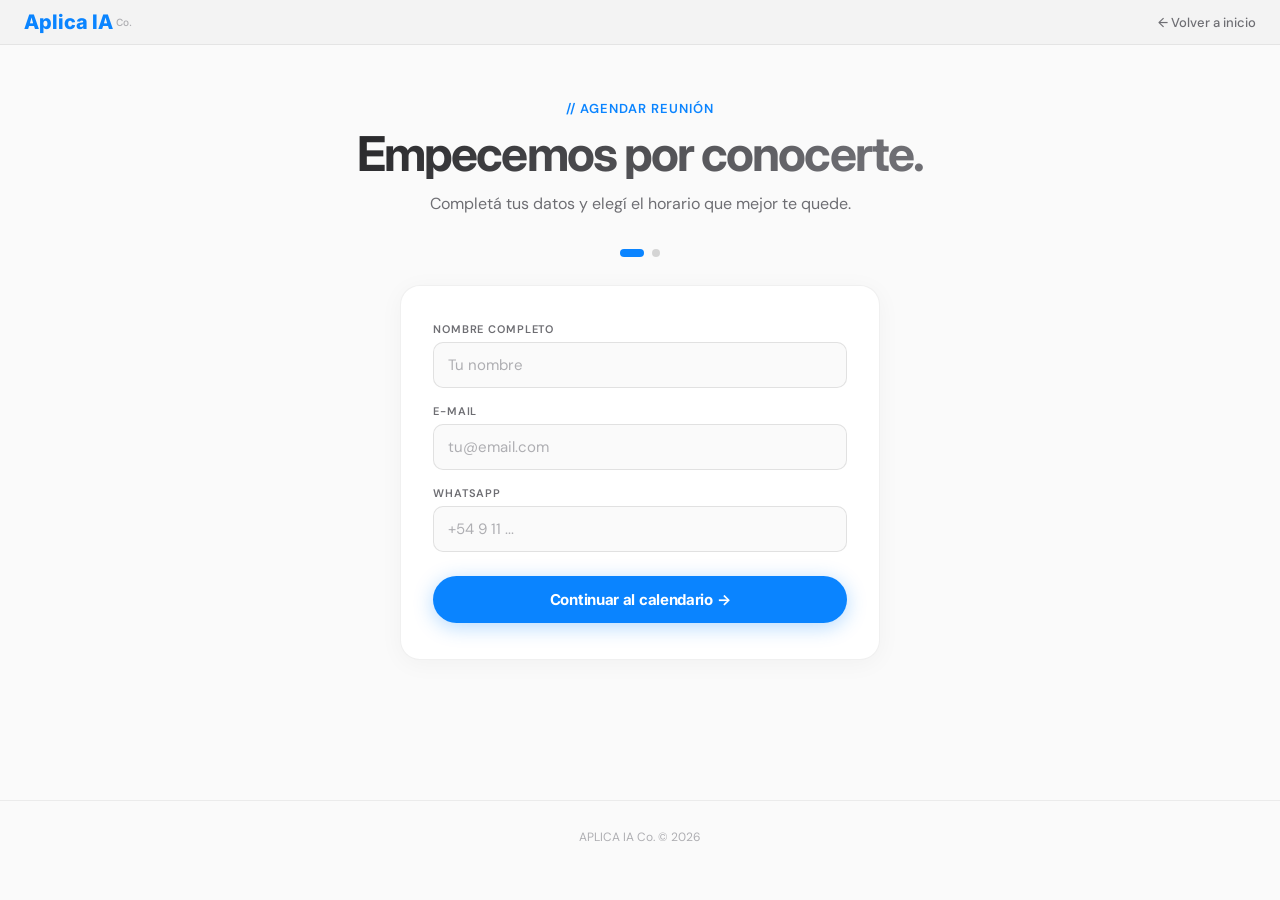
<file: calendar.html>
<!DOCTYPE html>
<html lang="es">
<head>
  <meta charset="UTF-8" />
  <meta name="viewport" content="width=device-width, initial-scale=1.0" />
  <title>Agendar reunión — Aplica IA</title>
  <meta name="description" content="Agendá una reunión gratuita con el equipo de Aplica IA. Te mostramos cómo automatizar tu estudio contable." />
  <link rel="icon" type="image/svg+xml" href="data:image/svg+xml,<svg xmlns='http://www.w3.org/2000/svg' viewBox='0 0 100 100'><text y='.9em' font-size='90'>⬡</text></svg>" />
  <link rel="preconnect" href="https://fonts.googleapis.com" />
  <link rel="preconnect" href="https://fonts.gstatic.com" crossorigin />
  <link href="https://fonts.googleapis.com/css2?family=Inter:wght@400;500;600;700;800;900&family=DM+Sans:opsz,wght@9..40,400;9..40,500;9..40,600&display=swap" rel="stylesheet" />

  <!-- Meta Pixel Code -->
  <script>
  !function(f,b,e,v,n,t,s)
  {if(f.fbq)return;n=f.fbq=function(){n.callMethod?
  n.callMethod.apply(n,arguments):n.queue.push(arguments)};
  if(!f._fbq)f._fbq=n;n.push=n;n.loaded=!0;n.version='2.0';
  n.queue=[];t=b.createElement(e);t.async=!0;
  t.src=v;s=b.getElementsByTagName(e)[0];
  s.parentNode.insertBefore(t,s)}(window, document,'script',
  'https://connect.facebook.net/en_US/fbevents.js');
  fbq('init', '1741936250548111');
  fbq('track', 'PageView');
  </script>
  <!-- End Meta Pixel Code -->

  <!-- Microsoft Clarity -->
  <script type="text/javascript">
  (function(c,l,a,r,i,t,y){
    c[a]=c[a]||function(){(c[a].q=c[a].q||[]).push(arguments)};
    t=l.createElement(r);t.async=1;t.src="https://www.clarity.ms/tag/"+i;
    y=l.getElementsByTagName(r)[0];y.parentNode.insertBefore(t,y);
  })(window, document, "clarity", "script", "w6qctjy7x1");
  </script>

  <style>
    *, *::before, *::after { box-sizing: border-box; margin: 0; padding: 0; }
    body {
      font-family: 'DM Sans', -apple-system, sans-serif;
      background: #FAFAFA;
      color: #1d1d1f;
      -webkit-font-smoothing: antialiased;
      min-height: 100vh;
    }

    .nav {
      position: fixed; top: 0; left: 0; right: 0; z-index: 100;
      background: rgba(240,240,240,0.75);
      backdrop-filter: blur(12px) saturate(1.2);
      -webkit-backdrop-filter: blur(12px) saturate(1.2);
      border-bottom: 1px solid rgba(0,0,0,0.06);
    }
    .nav-inner {
      max-width: 1280px; margin: 0 auto; padding: 0 24px;
      height: 44px; display: flex; align-items: center; justify-content: space-between;
    }
    .nav-logo {
      font-family: 'Inter', sans-serif; font-weight: 800; font-size: 20px;
      color: #0A84FF; text-decoration: none; display: flex; align-items: center;
    }
    .nav-logo .co { font-size: 10px; font-weight: 500; color: #aeaeb2; margin-left: 3px; vertical-align: baseline; }
    .nav-back {
      font-family: 'DM Sans', sans-serif; font-size: 13px; font-weight: 500;
      color: #6e6e73; text-decoration: none; transition: color 0.2s;
    }
    .nav-back:hover { color: #1d1d1f; }

    .page { max-width: 780px; margin: 0 auto; padding: 100px 24px 80px; }

    .page-label {
      font-family: 'DM Sans', sans-serif; font-size: 13px; font-weight: 600;
      color: #0A84FF; letter-spacing: 0.08em; text-transform: uppercase;
      text-align: center; margin-bottom: 12px;
    }
    .page-title {
      font-family: 'Inter', sans-serif; font-weight: 700;
      font-size: clamp(2rem, 4vw, 3rem); letter-spacing: -0.04em;
      line-height: 1.05; text-align: center; margin-bottom: 12px;
      background: linear-gradient(135deg, #1d1d1f, #6e6e73 80%);
      -webkit-background-clip: text; -webkit-text-fill-color: transparent;
      background-clip: text;
    }
    .page-subtitle {
      font-size: 16px; color: #6e6e73; text-align: center;
      max-width: 480px; margin: 0 auto 32px; line-height: 1.6;
    }

    /* Step indicator */
    .steps {
      display: flex; justify-content: center; align-items: center; gap: 8px;
      margin-bottom: 28px;
    }
    .step-dot {
      width: 8px; height: 8px; border-radius: 50%;
      background: rgba(0,0,0,0.15); transition: all 0.3s ease;
    }
    .step-dot.active { background: #0A84FF; width: 24px; border-radius: 4px; }
    .step-dot.done { background: #34C759; }

    /* Form card */
    .form-card {
      background: #fff; border: 1px solid rgba(0,0,0,0.06);
      border-radius: 20px; padding: 36px 32px;
      box-shadow: 0 4px 24px rgba(0,0,0,0.04);
      max-width: 480px; margin: 0 auto;
    }
    .form-row { margin-bottom: 16px; }
    .form-row label {
      display: block; font-family: 'DM Sans', sans-serif;
      font-size: 11px; font-weight: 600; letter-spacing: 0.08em;
      text-transform: uppercase; color: #6e6e73; margin-bottom: 6px;
    }
    .form-row input {
      width: 100%; padding: 12px 14px; border-radius: 10px;
      border: 1px solid rgba(0,0,0,0.1); background: #FAFAFA;
      font-family: 'DM Sans', sans-serif; font-size: 15px; color: #1d1d1f;
      outline: none; transition: border-color 0.2s, background 0.2s;
    }
    .form-row input:focus {
      border-color: #0A84FF; background: #fff;
      box-shadow: 0 0 0 3px rgba(10,132,255,0.1);
    }
    .form-row input::placeholder { color: #aeaeb2; }
    .form-hp { position: absolute; opacity: 0; height: 0; pointer-events: none; }

    .submit-btn {
      width: 100%; padding: 14px 24px; border-radius: 100px;
      background: #0A84FF; color: #fff; border: none; cursor: pointer;
      font-family: 'Inter', sans-serif; font-weight: 700; font-size: 15px;
      letter-spacing: -0.02em; margin-top: 8px;
      box-shadow: 0 4px 20px rgba(10,132,255,0.3);
      transition: transform 0.2s, box-shadow 0.2s;
    }
    .submit-btn:hover { transform: scale(1.02); box-shadow: 0 6px 28px rgba(10,132,255,0.4); }
    .submit-btn:active { transform: scale(0.98); }
    .submit-btn:disabled { opacity: 0.6; cursor: not-allowed; transform: none; }

    /* Duration badge */
    .duration-badge {
      display: inline-flex; align-items: center; gap: 8px;
      margin: 0 auto 24px; padding: 8px 18px; border-radius: 100px;
      background: rgba(10,132,255,0.08); border: 1px solid rgba(10,132,255,0.2);
      color: #0A84FF; font-family: 'Inter', sans-serif; font-weight: 600;
      font-size: 13px; letter-spacing: -0.01em;
    }
    .duration-badge { display: flex; justify-content: center; width: fit-content; margin-left: auto; margin-right: auto; }
    .duration-dot {
      width: 8px; height: 8px; border-radius: 50%; background: #0A84FF;
      box-shadow: 0 0 8px rgba(10,132,255,0.5);
    }

    /* Cal embed */
    .cal-wrapper {
      background: #fff;
      border: 1px solid rgba(0,0,0,0.06);
      border-radius: 20px;
      overflow: hidden;
      box-shadow: 0 4px 24px rgba(0,0,0,0.04);
      min-height: 650px;
    }

    .hidden { display: none !important; }

    .footer {
      border-top: 1px solid rgba(0,0,0,0.06); padding: 24px;
      text-align: center; margin-top: 60px;
    }
    .footer span { font-size: 12px; color: #aeaeb2; }

    @media (max-width: 768px) {
      .page { padding: 80px 16px 60px; }
      .form-card { padding: 28px 22px; }
      .cal-wrapper { min-height: 500px; border-radius: 14px; }
    }

    /* Fade animation */
    .fade-in {
      animation: fadeIn 0.5s cubic-bezier(0.25, 0.1, 0, 1);
    }
    @keyframes fadeIn {
      from { opacity: 0; transform: translateY(12px); }
      to { opacity: 1; transform: translateY(0); }
    }
  </style>
</head>
<body>
  <!-- Meta Pixel noscript fallback -->
  <noscript><img height="1" width="1" style="display:none" src="https://www.facebook.com/tr?id=1741936250548111&ev=PageView&noscript=1"></noscript>

  <header class="nav">
    <div class="nav-inner">
      <a href="/" class="nav-logo">Aplica IA<span class="co">Co.</span></a>
      <a href="/" class="nav-back">&larr; Volver a inicio</a>
    </div>
  </header>

  <main class="page">
    <p class="page-label">// Agendar reunión</p>
    <h1 class="page-title" id="page-title">Empecemos por conocerte.</h1>
    <p class="page-subtitle" id="page-subtitle">Completá tus datos y elegí el horario que mejor te quede.</p>

    <div class="steps">
      <div class="step-dot active" id="dot-1"></div>
      <div class="step-dot" id="dot-2"></div>
    </div>

    <!-- STEP 1: Form -->
    <div id="step-form" class="form-card fade-in">
      <form id="lead-form">
        <input class="form-hp" name="_hp" tabindex="-1" autocomplete="off" />

        <div class="form-row">
          <label>Nombre completo</label>
          <input type="text" name="name" placeholder="Tu nombre" required />
        </div>

        <div class="form-row">
          <label>E-mail</label>
          <input type="email" name="email" placeholder="tu@email.com" required />
        </div>

        <div class="form-row">
          <label>WhatsApp</label>
          <input type="tel" name="phone" placeholder="+54 9 11 ..." required />
        </div>

        <button type="submit" class="submit-btn" id="submit-btn">
          Continuar al calendario &rarr;
        </button>
      </form>
    </div>

    <!-- STEP 2: Calendar -->
    <div id="step-calendar" class="hidden">
      <div class="duration-badge">
        <span class="duration-dot"></span>
        Reunión de 30 minutos
      </div>
      <div class="cal-wrapper" id="cal-embed"></div>
    </div>
  </main>

  <footer class="footer">
    <span>APLICA IA Co. &copy; 2026</span>
  </footer>

  <!-- Supabase + Cal.com + Webhook leads incompletos + Pre-fill URL -->
  <script type="text/javascript">
    /* ────────────────────────────────────────────────────────────────
       CONFIG
       APPS_SCRIPT_URL: endpoint de Google Apps Script para guardar leads
       incompletos en Sheets. Marcos extiende su Apps Script existente
       en /Briefings-Cierre/leads-automation-apps-script.js.
       Reemplazar [SCRIPT_ID] con el deployment ID cuando esté listo.
    ──────────────────────────────────────────────────────────────── */
    var SUPABASE_URL = 'https://fxnadonczxslmwwtrefc.supabase.co';
    var SUPABASE_ANON = 'eyJhbGciOiJIUzI1NiIsInR5cCI6IkpXVCJ9.eyJpc3MiOiJzdXBhYmFzZSIsInJlZiI6ImZ4bmFkb25jenhzbG13d3RyZWZjIiwicm9sZSI6ImFub24iLCJpYXQiOjE3NDIyNTIxNTUsImV4cCI6MjA1NzgyODE1NX0.bZnJHdcCfv6XpVTUFxuMOdH2OLaciiKOkbz7DFhJkmA';
    var APPS_SCRIPT_URL = 'https://script.google.com/macros/s/[SCRIPT_ID]/exec'; // TODO Marcos: reemplazar

    var openedAt = Date.now();
    var leadData = { name: '', email: '', phone: '', utm_source: '', utm_campaign: '' };
    var CAL_LINK = "marcos-briones-zlmq3t/30min";

    /* ─── Tracking helpers ─── */
    function trackLead(extra) {
      try {
        if (window.fbq) {
          window.fbq('track', 'Lead', Object.assign({
            content_name: 'calendar_step1_complete',
            content_category: 'pre_calendar_form',
            value: 1500, currency: 'USD',
          }, extra || {}));
        }
      } catch (_) {}
      try { if (window.clarity) window.clarity('event', 'calendar_step1_complete'); } catch (_) {}
    }
    function trackSchedule() {
      try {
        if (window.fbq) {
          window.fbq('track', 'Schedule', {
            content_name: 'demo_booked',
            value: 2000, currency: 'USD',
          });
        }
      } catch (_) {}
      try { if (window.clarity) window.clarity('event', 'demo_booked'); } catch (_) {}
    }

    /* ─── Pre-fill desde URL params (FIX #5) ─── */
    window.addEventListener('DOMContentLoaded', function () {
      var params = new URLSearchParams(location.search);
      var f = function (key) { return document.querySelector('[name="' + key + '"]'); };
      ['name', 'email', 'phone'].forEach(function (k) {
        var input = f(k);
        var v = params.get(k);
        if (input && v) input.value = v;
      });
      // Guardar UTM para webhook
      leadData.utm_source = params.get('utm_source') || '';
      leadData.utm_campaign = params.get('utm_campaign') || '';
    });

    /* ─── Cal.com bootstrap + booking event listener (FIX #1) ─── */
    (function (C, A, L) { let p = function (a, ar) { a.q.push(ar); }; let d = C.document; C.Cal = C.Cal || function () { let cal = C.Cal; let ar = arguments; if (!cal.loaded) { cal.ns = {}; cal.q = cal.q || []; d.head.appendChild(d.createElement("script")).src = A; cal.loaded = true; } if (ar[0] === L) { const api = function () { p(api, arguments); }; const namespace = ar[1]; api.q = api.q || []; if(typeof namespace === "string"){cal.ns[namespace] = cal.ns[namespace] || api;p(cal.ns[namespace], ar);p(cal, ["initNamespace", namespace]);} else p(cal, ar); return;} p(cal, ar); }; })(window, "https://app.cal.com/embed/embed.js", "init");

    function loadCal() {
      var el = document.getElementById("cal-embed");
      el.innerHTML = "";
      Cal("init", { origin: "https://cal.com" });
      Cal("inline", {
        elementOrSelector: "#cal-embed",
        calLink: CAL_LINK,
        layout: "month_view",
        config: {
          theme: "light",
          name: leadData.name,
          email: leadData.email,
          'metadata[phone]': leadData.phone,
          notes: "Teléfono / WhatsApp: " + leadData.phone,
        }
      });
      Cal("ui", {
        theme: "light",
        styles: { branding: { brandColor: "#0A84FF" } },
        hideEventTypeDetails: false,
        layout: "month_view"
      });
      // Listener de booking exitoso → Schedule event + update webhook
      Cal("on", {
        action: "bookingSuccessful",
        callback: function () {
          trackSchedule();
          // Marcar el lead como completed_booking=true en el webhook
          if (APPS_SCRIPT_URL.indexOf('[SCRIPT_ID]') === -1) {
            try {
              fetch(APPS_SCRIPT_URL, {
                method: 'POST', mode: 'no-cors',
                headers: { 'Content-Type': 'application/json' },
                body: JSON.stringify({
                  email: leadData.email,
                  completed_booking: true,
                  timestamp_completed: new Date().toISOString(),
                })
              }).catch(function () {});
            } catch (_) {}
          }
        }
      });
    }

    /* ─── Submit Step 1 (FIX #1 + #2) ─── */
    document.getElementById("lead-form").addEventListener("submit", async function(e) {
      e.preventDefault();
      var form = e.target;
      var btn = document.getElementById("submit-btn");

      // Honeypot
      if (form._hp.value) return;
      // Time check
      if (Date.now() - openedAt < 2000) return;

      leadData.name = form.name.value.trim();
      leadData.email = form.email.value.trim();
      leadData.phone = form.phone.value.trim();

      btn.disabled = true;
      btn.textContent = "Enviando...";

      // 1. Tracking — Lead event (FIX #1)
      trackLead();

      // 2. Webhook lead incompleto a Apps Script (FIX #2)
      //    Solo dispara si el endpoint ya está configurado.
      if (APPS_SCRIPT_URL.indexOf('[SCRIPT_ID]') === -1) {
        try {
          fetch(APPS_SCRIPT_URL, {
            method: 'POST', mode: 'no-cors',
            headers: { 'Content-Type': 'application/json' },
            body: JSON.stringify({
              timestamp: new Date().toISOString(),
              source: 'iaamedida.com/calendar.html',
              name: leadData.name,
              email: leadData.email,
              phone: leadData.phone,
              utm_source: leadData.utm_source,
              utm_campaign: leadData.utm_campaign,
              completed_booking: false,
            })
          }).catch(function () {});
        } catch (_) {}
      }

      // 3. Backup a Supabase send-contact (fire-and-forget — mantiene comportamiento previo)
      try {
        fetch(SUPABASE_URL + "/functions/v1/send-contact", {
          method: "POST",
          headers: {
            "Content-Type": "application/json",
            "Authorization": "Bearer " + SUPABASE_ANON,
          },
          body: JSON.stringify({
            name: leadData.name,
            email: leadData.email,
            phone: leadData.phone,
            _t: openedAt,
          })
        }).catch(function(){});
      } catch (err) {}

      // 4. Switch to step 2
      document.getElementById("step-form").classList.add("hidden");
      var stepCal = document.getElementById("step-calendar");
      stepCal.classList.remove("hidden");
      stepCal.classList.add("fade-in");

      document.getElementById("page-title").textContent = "Elegí el horario que te quede mejor.";
      document.getElementById("page-subtitle").textContent = "Sin compromiso. Te mostramos cómo funciona con tu operación real.";

      document.getElementById("dot-1").classList.remove("active");
      document.getElementById("dot-1").classList.add("done");
      document.getElementById("dot-2").classList.add("active");

      // 5. Load calendar with prefill (FIX #1 booking listener queda activo)
      loadCal();

      // Scroll to top of step
      window.scrollTo({ top: 80, behavior: 'smooth' });
    });
  </script>

</body>
</html>
</file>
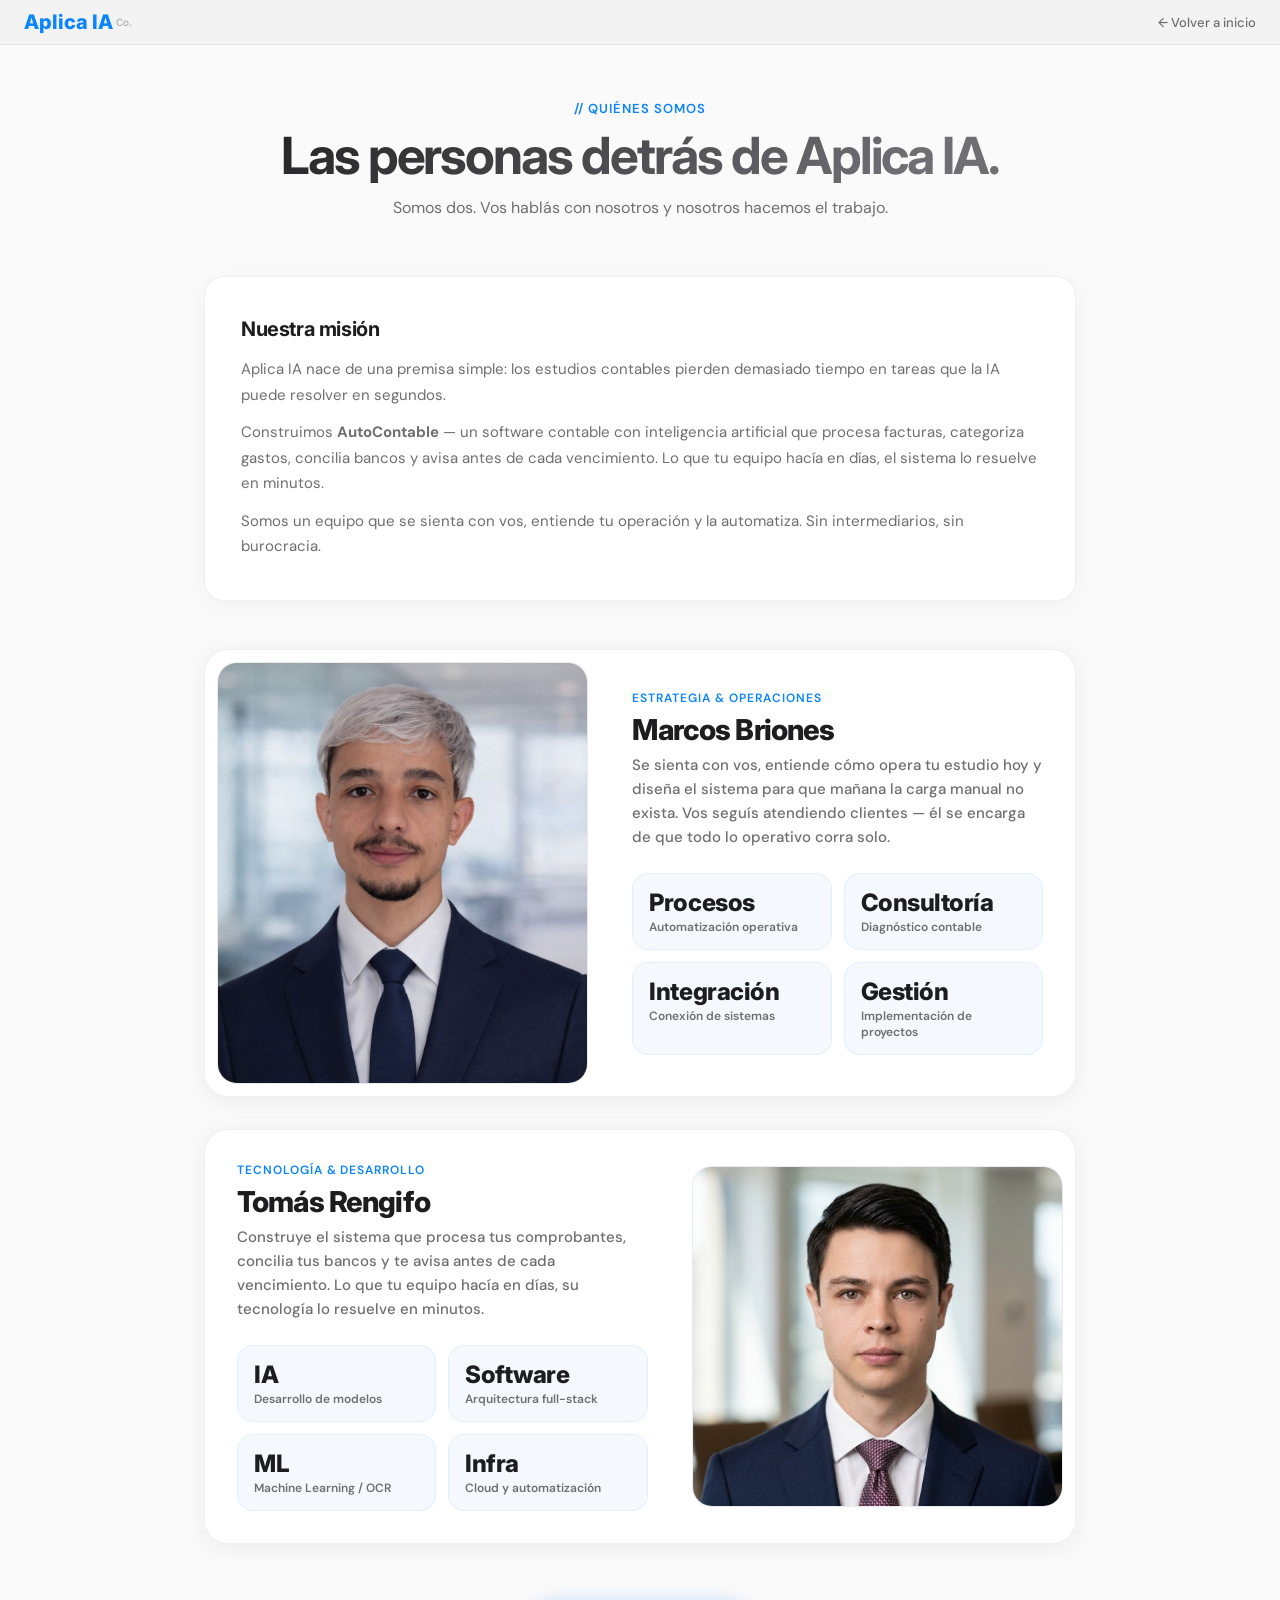
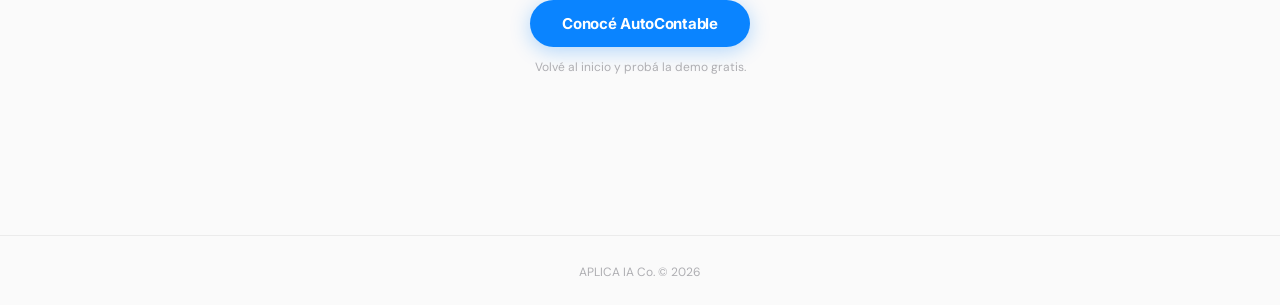
<file: quienes-somos.html>
<!DOCTYPE html>
<html lang="es">
<head>
  <meta charset="UTF-8" />
  <meta name="viewport" content="width=device-width, initial-scale=1.0" />
  <title>Quiénes somos — Aplica IA</title>
  <meta name="description" content="Conocé al equipo detrás de Aplica IA y AutoContable. Estrategia, tecnología e inteligencia artificial para estudios contables." />
  <link rel="icon" type="image/svg+xml" href="data:image/svg+xml,<svg xmlns='http://www.w3.org/2000/svg' viewBox='0 0 100 100'><text y='.9em' font-size='90'>⬡</text></svg>" />
  <link rel="preconnect" href="https://fonts.googleapis.com" />
  <link rel="preconnect" href="https://fonts.gstatic.com" crossorigin />
  <link href="https://fonts.googleapis.com/css2?family=Inter:wght@400;500;600;700;800;900&family=DM+Sans:opsz,wght@9..40,400;9..40,500;9..40,600&display=swap" rel="stylesheet" />
  <style>
    *, *::before, *::after { box-sizing: border-box; margin: 0; padding: 0; }
    body {
      font-family: 'DM Sans', -apple-system, sans-serif;
      background: #FAFAFA;
      color: #1d1d1f;
      -webkit-font-smoothing: antialiased;
      min-height: 100vh;
    }

    /* Navbar */
    .nav {
      position: fixed; top: 0; left: 0; right: 0; z-index: 100;
      background: rgba(240,240,240,0.75);
      backdrop-filter: blur(12px) saturate(1.2);
      -webkit-backdrop-filter: blur(12px) saturate(1.2);
      border-bottom: 1px solid rgba(0,0,0,0.06);
    }
    .nav-inner {
      max-width: 1280px; margin: 0 auto; padding: 0 24px;
      height: 44px; display: flex; align-items: center; justify-content: space-between;
    }
    .nav-logo {
      font-family: 'Inter', sans-serif; font-weight: 800; font-size: 20px;
      color: #0A84FF; text-decoration: none; display: flex; align-items: center;
    }
    .nav-logo .co { font-size: 10px; font-weight: 500; color: #aeaeb2; margin-left: 3px; vertical-align: baseline; }
    .nav-back {
      font-family: 'DM Sans', sans-serif; font-size: 13px; font-weight: 500;
      color: #6e6e73; text-decoration: none; transition: color 0.2s;
    }
    .nav-back:hover { color: #1d1d1f; }

    /* Page */
    .page { max-width: 920px; margin: 0 auto; padding: 100px 24px 80px; }

    /* Header */
    .page-label {
      font-family: 'DM Sans', sans-serif; font-size: 13px; font-weight: 600;
      color: #0A84FF; letter-spacing: 0.08em; text-transform: uppercase;
      text-align: center; margin-bottom: 12px;
    }
    .page-title {
      font-family: 'Inter', sans-serif; font-weight: 700;
      font-size: clamp(2rem, 4vw, 3.2rem); letter-spacing: -0.04em;
      line-height: 1.05; text-align: center; margin-bottom: 12px;
      background: linear-gradient(135deg, #1d1d1f, #6e6e73 80%);
      -webkit-background-clip: text; -webkit-text-fill-color: transparent;
      background-clip: text;
    }
    .page-subtitle {
      font-size: 16px; color: #6e6e73; text-align: center;
      max-width: 560px; margin: 0 auto 56px; line-height: 1.6;
    }

    /* Mission */
    .mission {
      background: #fff; border: 1px solid rgba(0,0,0,0.06);
      border-radius: 20px; padding: 40px 36px; margin-bottom: 48px;
      box-shadow: 0 4px 24px rgba(0,0,0,0.04);
    }
    .mission h3 {
      font-family: 'Inter', sans-serif; font-weight: 700; font-size: 20px;
      letter-spacing: -0.02em; margin-bottom: 16px; color: #1d1d1f;
    }
    .mission p {
      font-size: 15px; color: #6e6e73; line-height: 1.7; margin-bottom: 12px;
    }
    .mission p:last-child { margin-bottom: 0; }

    /* Team card */
    .team-card {
      background: #fff; border: 1px solid rgba(0,0,0,0.06);
      border-radius: 24px; overflow: hidden;
      box-shadow: 0 4px 24px rgba(0,0,0,0.06);
      margin-bottom: 32px;
    }
    .team-grid {
      display: grid; grid-template-columns: minmax(0,1fr) minmax(0,1.2fr);
      align-items: center;
    }
    .team-photo-wrap {
      padding: 12px; display: flex; align-items: center; justify-content: center;
    }
    .team-photo-inner {
      background: #F5F5F7; border-radius: 20px; border: 1px solid rgba(0,0,0,0.04);
      overflow: hidden; width: 100%;
    }
    .team-photo-inner img {
      width: 100%; height: auto; max-height: 420px; object-fit: cover; display: block;
    }
    .team-info { padding: 32px; }
    .team-role {
      font-size: 12px; font-weight: 600; color: #0A84FF;
      text-transform: uppercase; letter-spacing: 0.08em; margin-bottom: 6px;
    }
    .team-name {
      font-family: 'Inter', sans-serif; font-weight: 800;
      font-size: clamp(1.4rem, 2.5vw, 1.8rem); letter-spacing: -0.03em;
      margin-bottom: 6px; color: #1d1d1f;
    }
    .team-name a {
      color: inherit; text-decoration: none;
    }
    .team-name a:hover { color: #0A84FF; }
    .team-bio {
      font-size: 15px; color: #6e6e73; line-height: 1.6; margin-bottom: 24px; font-weight: 500;
    }
    .stats-grid { display: grid; grid-template-columns: 1fr 1fr; gap: 12px; }
    .stat {
      background: rgba(0,113,227,0.04); padding: 14px 16px;
      border-radius: 16px; border: 1px solid rgba(0,113,227,0.08);
    }
    .stat-value {
      font-family: 'Inter', sans-serif; font-weight: 800;
      font-size: clamp(1.1rem, 2vw, 1.5rem); color: #1d1d1f;
      letter-spacing: -0.02em; margin-bottom: 2px;
    }
    .stat-label { font-size: 12px; font-weight: 600; color: #6e6e73; }

    /* Reversed card */
    .team-card.reversed .team-grid { direction: rtl; }
    .team-card.reversed .team-grid > * { direction: ltr; }

    /* CTA */
    .cta-section { text-align: center; margin-top: 56px; }
    .cta-btn {
      display: inline-block; padding: 14px 32px; border-radius: 100px;
      background: #0A84FF; color: #fff; text-decoration: none;
      font-family: 'Inter', sans-serif; font-weight: 700; font-size: 15px;
      letter-spacing: -0.02em; transition: transform 0.2s, box-shadow 0.2s;
      box-shadow: 0 4px 20px rgba(10,132,255,0.3);
    }
    .cta-btn:hover { transform: scale(1.03); box-shadow: 0 6px 28px rgba(10,132,255,0.4); }
    .cta-btn:active { transform: scale(0.97); }
    .cta-sub {
      font-size: 12px; color: #aeaeb2; margin-top: 12px;
    }

    /* Footer */
    .footer {
      border-top: 1px solid rgba(0,0,0,0.06); padding: 24px;
      text-align: center; margin-top: 80px;
    }
    .footer span { font-size: 12px; color: #aeaeb2; }

    /* Mobile */
    @media (max-width: 768px) {
      .team-grid { grid-template-columns: 1fr !important; direction: ltr !important; }
      .team-info { padding: 24px; }
      .mission { padding: 28px 24px; }
    }
  </style>
</head>
<body>

  <header class="nav">
    <div class="nav-inner">
      <a href="/" class="nav-logo">Aplica IA<span class="co">Co.</span></a>
      <a href="/" class="nav-back">&larr; Volver a inicio</a>
    </div>
  </header>

  <main class="page">
    <p class="page-label">// Quiénes somos</p>
    <h1 class="page-title">Las personas detrás de Aplica IA.</h1>
    <p class="page-subtitle">Somos dos. Vos hablás con nosotros y nosotros hacemos el trabajo.</p>

    <div class="mission">
      <h3>Nuestra misión</h3>
      <p>Aplica IA nace de una premisa simple: los estudios contables pierden demasiado tiempo en tareas que la IA puede resolver en segundos.</p>
      <p>Construimos <strong>AutoContable</strong> — un software contable con inteligencia artificial que procesa facturas, categoriza gastos, concilia bancos y avisa antes de cada vencimiento. Lo que tu equipo hacía en días, el sistema lo resuelve en minutos.</p>
      <p>Somos un equipo que se sienta con vos, entiende tu operación y la automatiza. Sin intermediarios, sin burocracia.</p>
    </div>

    <!-- Marcos -->
    <div class="team-card">
      <div class="team-grid">
        <div class="team-photo-wrap">
          <div class="team-photo-inner">
            <img src="/team/marcos.jpg" alt="Marcos Briones" loading="lazy" />
          </div>
        </div>
        <div class="team-info">
          <p class="team-role">Estrategia & Operaciones</p>
          <h2 class="team-name">
            <a href="https://www.linkedin.com/in/marcosbriones/" target="_blank" rel="noopener">Marcos Briones</a>
          </h2>
          <p class="team-bio">Se sienta con vos, entiende cómo opera tu estudio hoy y diseña el sistema para que mañana la carga manual no exista. Vos seguís atendiendo clientes — él se encarga de que todo lo operativo corra solo.</p>
          <div class="stats-grid">
            <div class="stat"><p class="stat-value">Procesos</p><p class="stat-label">Automatización operativa</p></div>
            <div class="stat"><p class="stat-value">Consultoría</p><p class="stat-label">Diagnóstico contable</p></div>
            <div class="stat"><p class="stat-value">Integración</p><p class="stat-label">Conexión de sistemas</p></div>
            <div class="stat"><p class="stat-value">Gestión</p><p class="stat-label">Implementación de proyectos</p></div>
          </div>
        </div>
      </div>
    </div>

    <!-- Tomás -->
    <div class="team-card reversed">
      <div class="team-grid">
        <div class="team-photo-wrap">
          <div class="team-photo-inner">
            <img src="/team/tomas-v2.jpg" alt="Tomás Rengifo" loading="lazy" />
          </div>
        </div>
        <div class="team-info">
          <p class="team-role">Tecnología & Desarrollo</p>
          <h2 class="team-name">
            <a href="https://www.linkedin.com/in/tomas-rengifo-2325aa3b8/" target="_blank" rel="noopener">Tomás Rengifo</a>
          </h2>
          <p class="team-bio">Construye el sistema que procesa tus comprobantes, concilia tus bancos y te avisa antes de cada vencimiento. Lo que tu equipo hacía en días, su tecnología lo resuelve en minutos.</p>
          <div class="stats-grid">
            <div class="stat"><p class="stat-value">IA</p><p class="stat-label">Desarrollo de modelos</p></div>
            <div class="stat"><p class="stat-value">Software</p><p class="stat-label">Arquitectura full-stack</p></div>
            <div class="stat"><p class="stat-value">ML</p><p class="stat-label">Machine Learning / OCR</p></div>
            <div class="stat"><p class="stat-value">Infra</p><p class="stat-label">Cloud y automatización</p></div>
          </div>
        </div>
      </div>
    </div>

    <div class="cta-section">
      <a href="/" class="cta-btn">Conocé AutoContable</a>
      <p class="cta-sub">Volvé al inicio y probá la demo gratis.</p>
    </div>
  </main>

  <footer class="footer">
    <span>APLICA IA Co. &copy; 2026</span>
  </footer>

</body>
</html>
</file>
